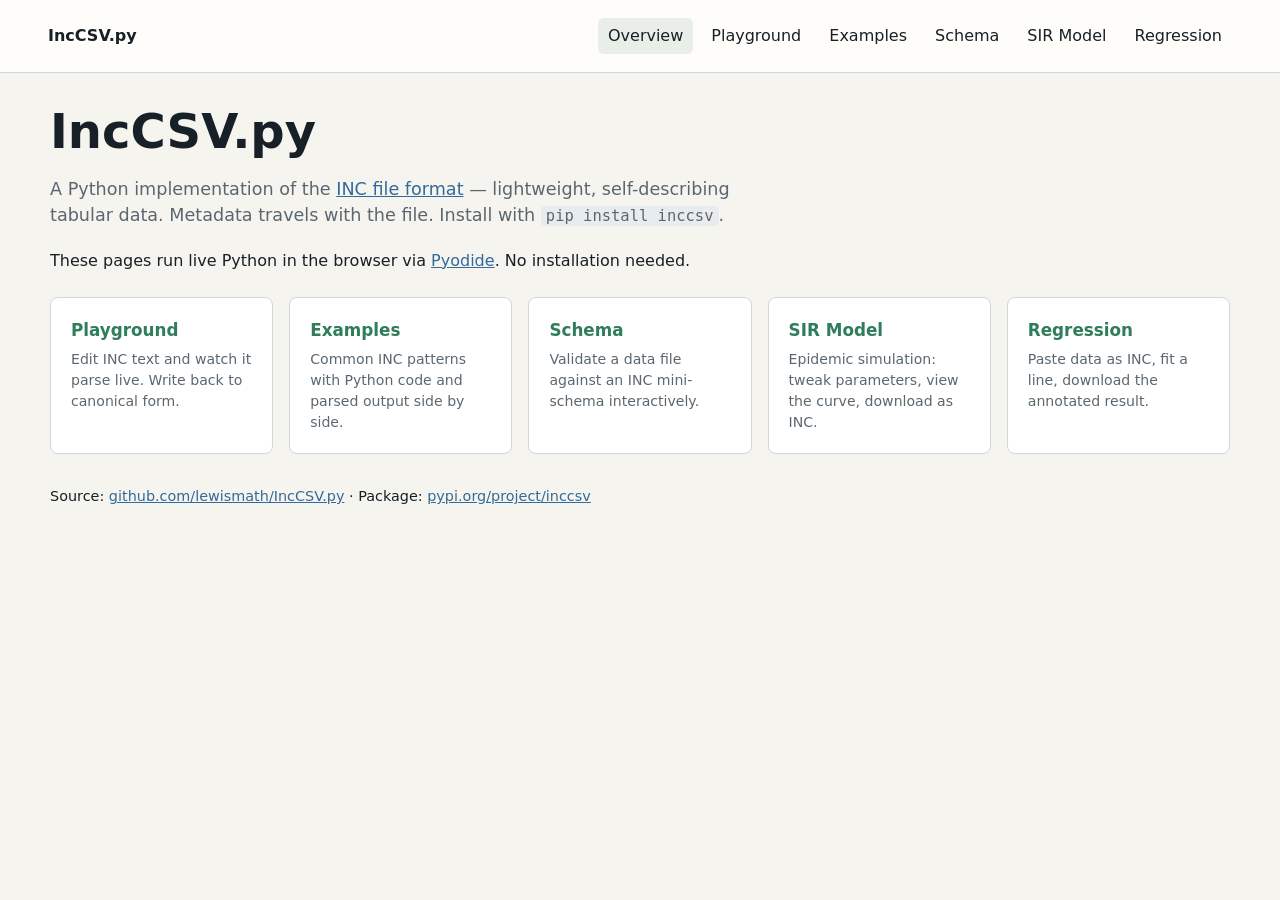
<file: docs/index.html>
<!doctype html>
<html lang="en">
<head>
  <meta charset="utf-8">
  <meta name="viewport" content="width=device-width, initial-scale=1">
  <title>IncCSV.py</title>
  <link rel="stylesheet" href="./style.css">
</head>
<body>
  <header class="topbar">
    <div class="brand">IncCSV.py</div>
    <nav class="nav" aria-label="Documentation">
      <a href="./index.html" aria-current="page">Overview</a>
      <a href="./playground.html">Playground</a>
      <a href="./examples.html">Examples</a>
      <a href="./schema.html">Schema</a>
      <a href="./sir.html">SIR Model</a>
      <a href="./regression.html">Regression</a>
    </nav>
  </header>
  <main>
    <h1>IncCSV.py</h1>
    <p class="lede">
      A Python implementation of the <a href="https://github.com/mroughan/INCspec">INC file format</a> —
      lightweight, self-describing tabular data. Metadata travels with the file.
      Install with <code>pip install inccsv</code>.
    </p>
    <p>
      These pages run live Python in the browser via
      <a href="https://pyodide.org">Pyodide</a>. No installation needed.
    </p>
    <div class="grid">
      <a class="card" href="./playground.html">
        <h3>Playground</h3>
        <p>Edit INC text and watch it parse live. Write back to canonical form.</p>
      </a>
      <a class="card" href="./examples.html">
        <h3>Examples</h3>
        <p>Common INC patterns with Python code and parsed output side by side.</p>
      </a>
      <a class="card" href="./schema.html">
        <h3>Schema</h3>
        <p>Validate a data file against an INC mini-schema interactively.</p>
      </a>
      <a class="card" href="./sir.html">
        <h3>SIR Model</h3>
        <p>Epidemic simulation: tweak parameters, view the curve, download as INC.</p>
      </a>
      <a class="card" href="./regression.html">
        <h3>Regression</h3>
        <p>Paste data as INC, fit a line, download the annotated result.</p>
      </a>
    </div>
    <p style="margin-top:32px;font-size:0.9rem">
      Source: <a href="https://github.com/lewismath/IncCSV.py">github.com/lewismath/IncCSV.py</a> ·
      Package: <a href="https://pypi.org/project/inccsv/">pypi.org/project/inccsv</a>
    </p>
  </main>
</body>
</html>
</file>
<file: docs/style.css>
:root {
  color-scheme: light;
  --ink: #172026;
  --muted: #5b6770;
  --line: #cfd8dc;
  --panel: #ffffff;
  --paper: #f6f4ef;
  --green: #2f7d5b;
  --red: #aa3f3f;
  --gold: #b2782b;
  --blue: #326a9b;
  --code: #202b33;
}

* { box-sizing: border-box; }

body {
  margin: 0;
  background: var(--paper);
  color: var(--ink);
  font: 16px/1.5 system-ui, -apple-system, BlinkMacSystemFont, "Segoe UI", sans-serif;
}

a { color: var(--blue); }

.topbar {
  display: flex;
  align-items: center;
  justify-content: space-between;
  gap: 24px;
  padding: 18px clamp(18px, 4vw, 48px);
  border-bottom: 1px solid var(--line);
  background: #fffdfa;
  position: sticky;
  top: 0;
  z-index: 2;
}

.brand { font-weight: 750; }

.nav { display: flex; flex-wrap: wrap; gap: 8px; }

.nav a {
  color: var(--ink);
  text-decoration: none;
  padding: 6px 10px;
  border-radius: 6px;
}

.nav a[aria-current="page"],
.nav a:hover { background: #e9eee8; }

main {
  width: min(1180px, calc(100% - 32px));
  margin: 0 auto;
  padding: 32px 0 56px;
}

h1 {
  font-size: clamp(1.8rem, 4vw, 3rem);
  line-height: 1.1;
  margin: 0 0 18px;
}

h2 { margin: 0 0 14px; font-size: 1.3rem; }
h3 { margin: 0 0 8px; font-size: 1rem; }

p { margin: 0 0 14px; }

.lede { font-size: 1.1rem; color: var(--muted); max-width: 720px; margin-bottom: 20px; }

button, .button {
  border: 1px solid #244f3d;
  background: var(--green);
  color: white;
  border-radius: 6px;
  padding: 9px 13px;
  font: inherit;
  font-weight: 650;
  cursor: pointer;
  text-decoration: none;
  display: inline-block;
}

button.secondary, .button.secondary {
  background: white;
  color: var(--ink);
  border-color: var(--line);
}

button:hover, .button:hover { filter: brightness(0.96); }
button:disabled { opacity: 0.45; cursor: not-allowed; filter: none; }

.toolbar {
  display: flex;
  flex-wrap: wrap;
  align-items: center;
  gap: 10px;
  margin: 12px 0;
}

select, input[type="number"], input[type="text"] {
  border: 1px solid var(--line);
  border-radius: 6px;
  padding: 8px 10px;
  background: white;
  font: inherit;
}

.workspace {
  display: grid;
  grid-template-columns: minmax(300px, 1fr) minmax(300px, 1fr);
  gap: 18px;
  align-items: start;
}

.panel {
  background: var(--panel);
  border: 1px solid var(--line);
  border-radius: 8px;
  padding: 18px;
}

textarea {
  width: 100%;
  min-height: 320px;
  resize: vertical;
  border: 1px solid var(--line);
  border-radius: 6px;
  padding: 12px;
  background: white;
  color: var(--code);
  font: 0.9rem/1.45 ui-monospace, SFMono-Regular, Menlo, Consolas, monospace;
}

.short-textarea { min-height: 220px; }

pre.output {
  white-space: pre-wrap;
  overflow: auto;
  margin: 0 0 16px;
  padding: 14px;
  background: #1f2a30;
  color: #f5f1e8;
  border-radius: 6px;
  font: 0.88rem/1.45 ui-monospace, SFMono-Regular, Menlo, Consolas, monospace;
  min-height: 100px;
}

.table-wrap {
  overflow: auto;
  border: 1px solid var(--line);
  border-radius: 6px;
  background: white;
}

table { width: 100%; border-collapse: collapse; font-size: 0.9rem; }

th, td {
  text-align: left;
  border-bottom: 1px solid var(--line);
  padding: 8px 10px;
}

th { background: #edf2f3; }

.status {
  margin: 10px 0;
  font-weight: 600;
  font-size: 0.9rem;
  min-height: 1.4em;
}
.status.good { color: var(--green); }
.status.bad  { color: var(--red); }

.pyodide-status {
  display: inline-block;
  padding: 5px 12px;
  border-radius: 6px;
  font-size: 0.88rem;
  color: var(--muted);
  background: #eef1f4;
  margin-bottom: 16px;
}
.pyodide-status.ready { color: var(--green); background: #e8f5ee; }
.pyodide-status.error { color: var(--red);   background: #faeaea; }

.example-list {
  display: grid;
  grid-template-columns: 220px minmax(0, 1fr);
  gap: 16px;
}

.example-buttons { display: grid; gap: 8px; align-content: start; }
.example-buttons button {
  text-align: left;
  background: white;
  color: var(--ink);
  border-color: var(--line);
}
.example-buttons button.active {
  background: var(--blue);
  border-color: var(--blue);
  color: white;
}

.grid {
  display: grid;
  grid-template-columns: repeat(auto-fill, minmax(210px, 1fr));
  gap: 16px;
  margin-top: 24px;
}

.card {
  background: var(--panel);
  border: 1px solid var(--line);
  border-radius: 8px;
  padding: 20px;
  text-decoration: none;
  color: var(--ink);
  display: block;
  transition: border-color 0.15s;
}
.card:hover { border-color: var(--green); }
.card h3 { color: var(--green); margin-bottom: 6px; font-size: 1.05rem; }
.card p { font-size: 0.88rem; color: var(--muted); margin: 0; }

.controls {
  display: grid;
  grid-template-columns: repeat(auto-fill, minmax(170px, 1fr));
  gap: 14px;
  margin-bottom: 20px;
}

.control-group { display: flex; flex-direction: column; gap: 4px; }
.control-group label { font-size: 0.9rem; font-weight: 600; }
.control-group .hint { font-size: 0.78rem; color: var(--muted); margin-top: 2px; }
.control-group input { padding: 7px 10px; }

.chart-wrap {
  background: white;
  border: 1px solid var(--line);
  border-radius: 8px;
  padding: 16px;
  margin-bottom: 16px;
  height: 360px;
  position: relative;
}

.result-box {
  background: var(--panel);
  border: 1px solid var(--line);
  border-radius: 8px;
  padding: 16px;
  margin-bottom: 16px;
  display: grid;
  grid-template-columns: repeat(auto-fill, minmax(150px, 1fr));
  gap: 12px;
}

.result-label { font-size: 0.82rem; color: var(--muted); margin-bottom: 2px; }
.result-value { font-size: 1.1rem; font-weight: 700; font-family: ui-monospace, monospace; }

.two-col {
  display: grid;
  grid-template-columns: minmax(0, 1fr) minmax(0, 1fr);
  gap: 18px;
  align-items: start;
}

code {
  background: #e8ecef;
  border-radius: 4px;
  padding: 1px 5px;
  font-size: 0.88em;
  font-family: ui-monospace, monospace;
}

@media (max-width: 800px) {
  .topbar { align-items: flex-start; flex-direction: column; }
  .workspace, .two-col, .example-list { grid-template-columns: 1fr; }
  .chart-wrap { height: 260px; }
  .controls { grid-template-columns: repeat(2, 1fr); }
}
</file>
